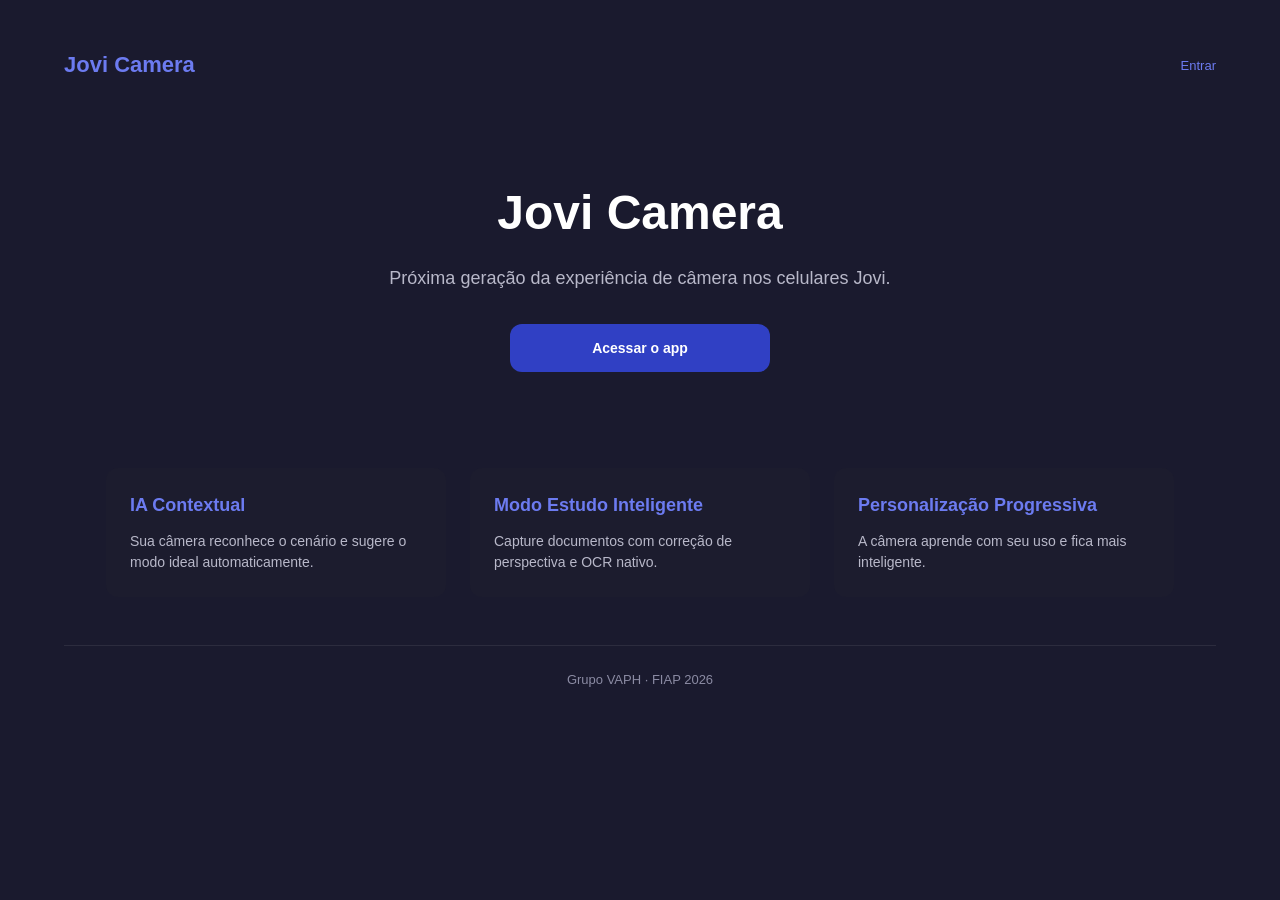
<file: index.html>
<!DOCTYPE html>
<html lang="pt-BR">
<head>
  <meta charset="UTF-8">
  <meta name="viewport" content="width=device-width, initial-scale=1.0">
  <title>Jovi Camera</title>
  <link rel="stylesheet" href="src/css/style.css">
</head>
<body>
  <div class="landing">
    <header class="landing-header">
      <span class="logo">Jovi Camera</span>
      <nav>
        <a href="src/pages/login.html" class="link">Entrar</a>
      </nav>
    </header>

    <section class="hero">
      <h1>Jovi Camera</h1>
      <p>Pr&oacute;xima gera&ccedil;&atilde;o da experi&ecirc;ncia de c&acirc;mera nos celulares Jovi.</p>
      <a href="src/pages/login.html" class="botao-primario">Acessar o app</a>
    </section>

    <section class="features">
      <article class="feature">
        <h3>IA Contextual</h3>
        <p>Sua c&acirc;mera reconhece o cen&aacute;rio e sugere o modo ideal automaticamente.</p>
      </article>
      <article class="feature">
        <h3>Modo Estudo Inteligente</h3>
        <p>Capture documentos com corre&ccedil;&atilde;o de perspectiva e OCR nativo.</p>
      </article>
      <article class="feature">
        <h3>Personaliza&ccedil;&atilde;o Progressiva</h3>
        <p>A c&acirc;mera aprende com seu uso e fica mais inteligente.</p>
      </article>
    </section>

    <footer class="landing-footer">
      Grupo VAPH &middot; FIAP 2026
    </footer>
  </div>

  <script src="src/js/script.js"></script>
</body>
</html>
</file>
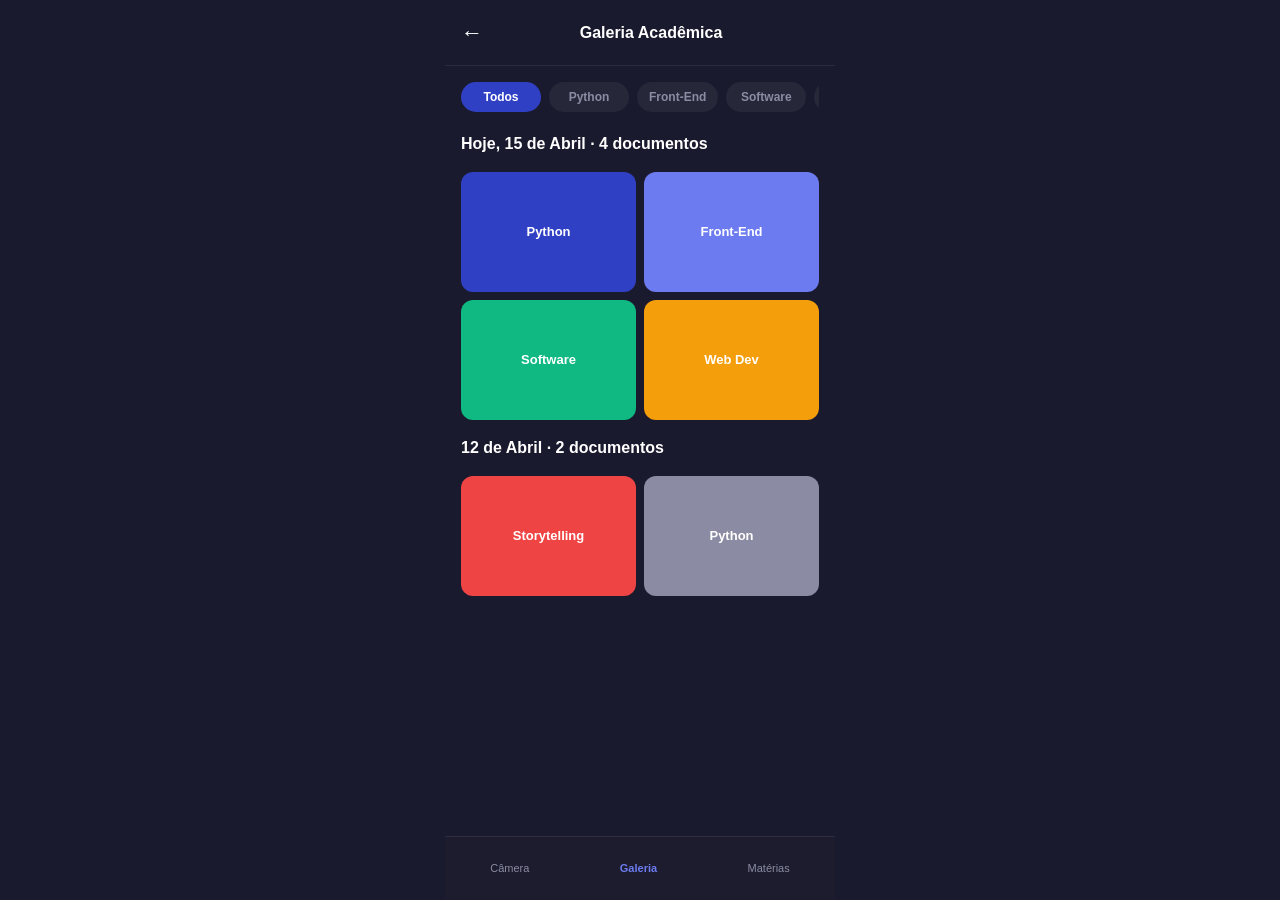
<file: src/pages/galeria.html>
<!DOCTYPE html>
  <html lang="pt-BR">
  <head>
    <meta charset="UTF-8">
    <meta name="viewport" content="width=device-width, initial-scale=1.0">
    <title>Galeria - Jovi Camera</title>
    <link rel="stylesheet" href="../css/style.css">
  </head>
  <body>
    <div class="celular">
      <header class="top-bar">
        <a href="organizar.html" class="botao-voltar" aria-label="Voltar">&larr;</a>
        <h1>Galeria Acadêmica</h1>
        <span></span>
      </header>

      <main class="conteudo">
        <nav class="filtros">
          <span class="chip chip-ativo">Todos</span>
          <span class="chip">Python</span>
          <span class="chip">Front-End</span>
          <span class="chip">Software</span>
          <span class="chip">Storytelling</span>
          <span class="chip">Web Dev</span>
        </nav> 

        <h2 class="subtitulo-secao">Hoje, 15 de Abril · 4 documentos</h2>
        <section class="grid-fotos">
          <div class="foto" style="background-color:#3040C4;">Python</div>
          <div class="foto" style="background-color:#6C7BF0;">Front-End</div>
          <div class="foto" style="background-color:#10B981;">Software</div>
          <div class="foto" style="background-color:#F59E0B;">Web Dev</div>
        </section>

        <h2 class="subtitulo-secao">12 de Abril · 2 documentos</h2>
        <section class="grid-fotos">
          <div class="foto" style="background-color:#EF4444;">Storytelling</div>
          <div class="foto" style="background-color:#8B8BA3;">Python</div>
        </section>
      </main>

      <nav class="bottom-nav">
        <a href="camera.html">Câmera</a>
        <a href="galeria.html" class="ativo">Galeria</a>
        <a href="organizar.html">Matérias</a>
      </nav>
    </div>

    <div id="lightbox" class="lightbox" style="display:none;">
      <button type="button" class="lightbox-fechar" id="btn-fechar-lightbox" aria-label="Fechar">&times;</button>
      <button type="button" class="lightbox-seta lightbox-seta-anterior" id="btn-anterior" 
  aria-label="Anterior">&lsaquo;</button>
      <div class="lightbox-imagem" id="lightbox-imagem"></div>
      <button type="button" class="lightbox-seta lightbox-seta-proxima" id="btn-proximo" 
  aria-label="Proxima">&rsaquo;</button>
      <span class="lightbox-indicador" id="lightbox-indicador"></span>
    </div>
  
    <script src="../js/script.js"></script>
  </body>
  </html>
</file>
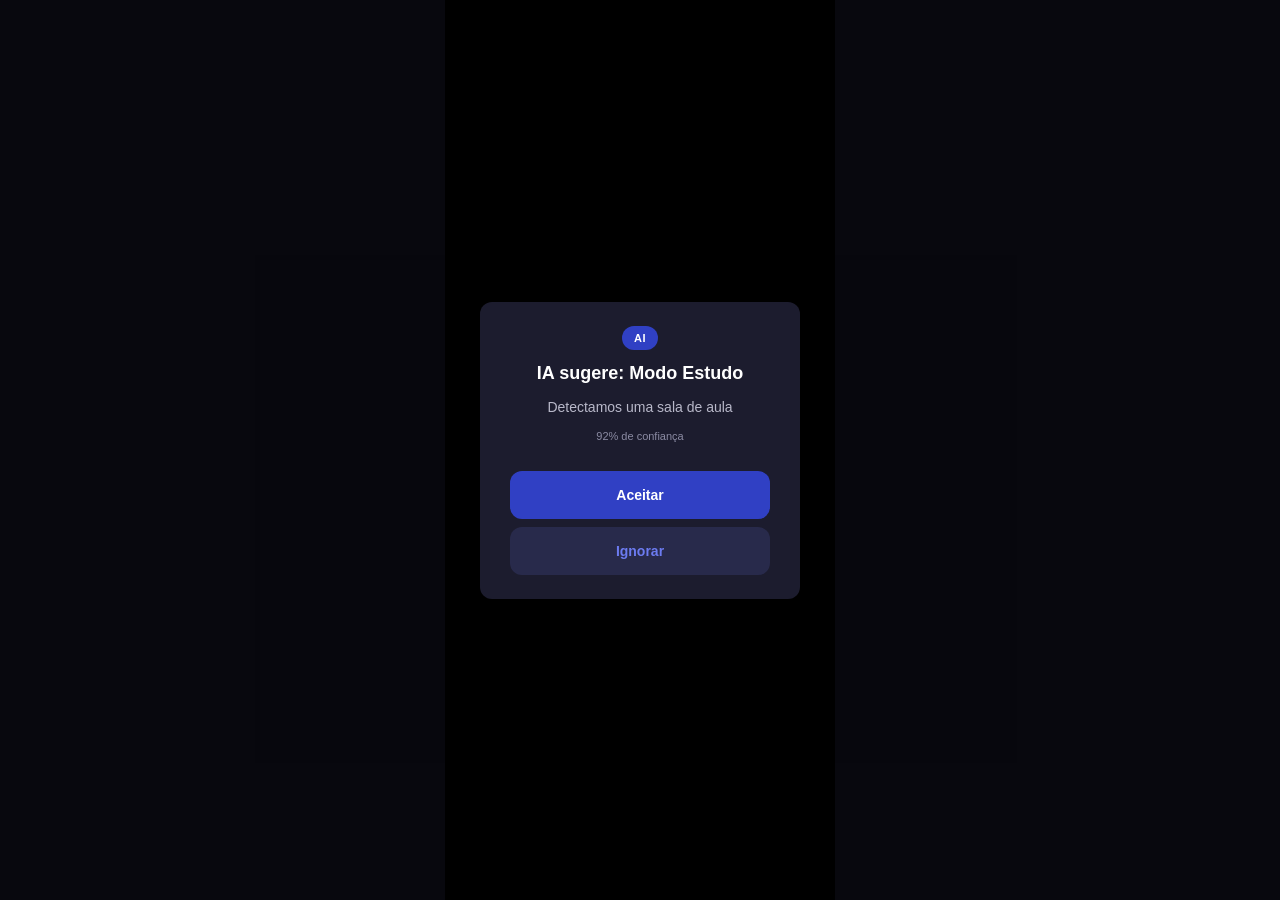
<file: src/pages/ia-sugere.html>
<!DOCTYPE html>
  <html lang="pt-BR">
  <head>
    <meta charset="UTF-8">
    <meta name="viewport" content="width=device-width, initial-scale=1.0">
    <title>IA Sugere - Jovi Camera</title>
    <link rel="stylesheet" href="../css/style.css">
  </head>
  <body>
    <div class="celular">
      <main class="viewport-camera">
        <span>Sala de aula detectada</span>
      </main>

      <div class="modal-overlay">
        <div class="modal">
          <span class="modal-badge">AI</span>
          <h2>IA sugere: Modo Estudo</h2>
          <p>Detectamos uma sala de aula</p>
          <span class="caption">92% de confiança</span>
          <div class="modal-acoes">
            <a href="modo-estudo.html" class="botao-primario">Aceitar</a>
            <a href="camera.html" class="botao-secundario">Ignorar</a>
          </div>
        </div> 
      </div>
    </div>

    <script src="../js/script.js"></script>
  </body>
  </html>
</file>
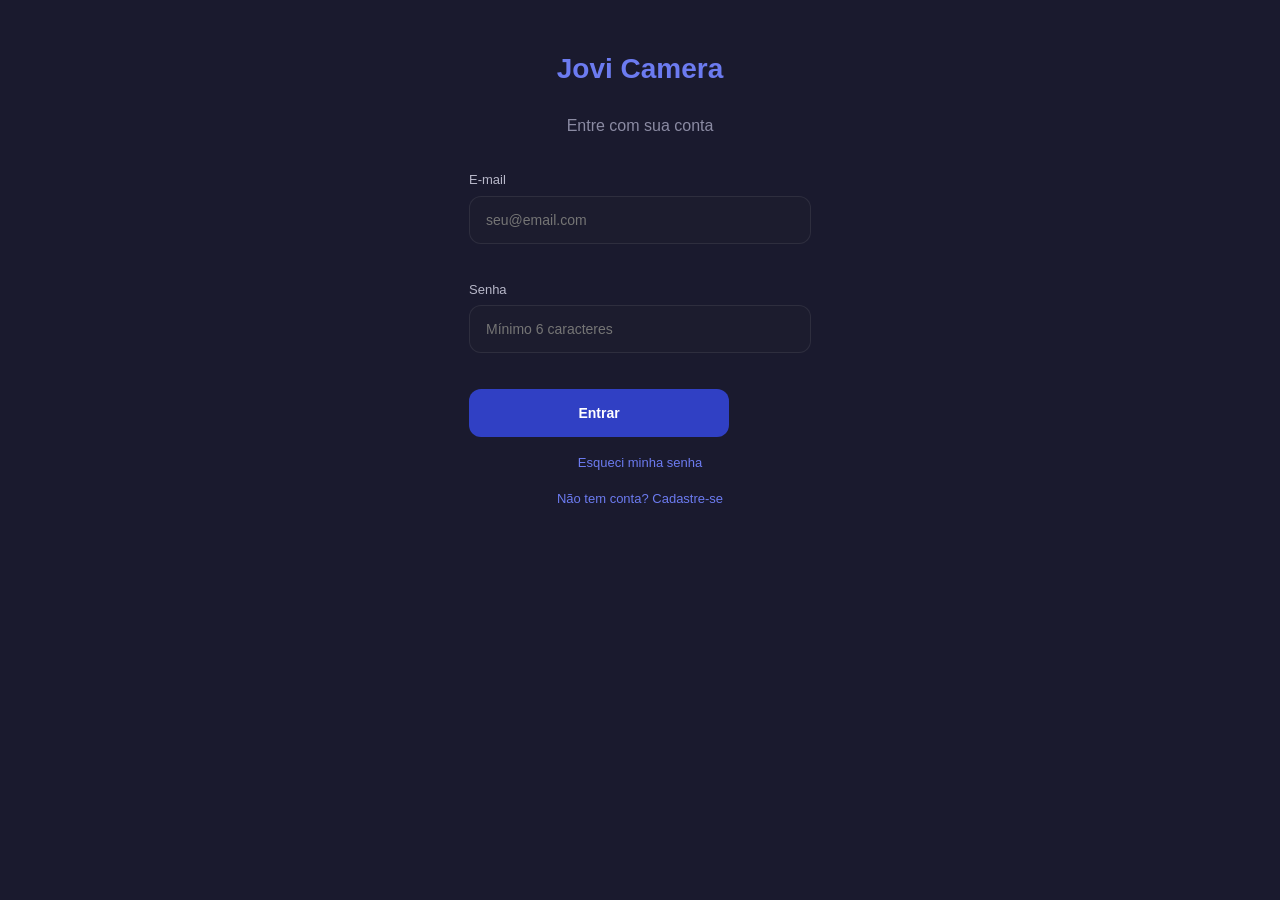
<file: src/pages/login.html>
<!DOCTYPE html>
  <html lang="pt-BR">
  <head>
    <meta charset="UTF-8">
    <meta name="viewport" content="width=device-width, initial-scale=1.0">
    <title>Login - Jovi Camera</title>
    <link rel="stylesheet" href="../css/style.css">
  </head>
  <body>
    <div class="celular">
      <main>
        <form id="form-login" class="form-login" novalidate>
          <h1 class="logo-login">Jovi Camera</h1>
          <p class="subtitulo-login">Entre com sua conta</p>

          <div class="campo">   
            <label for="email">E-mail</label>
            <input type="email" id="email" name="email" placeholder="seu@email.com">
            <span class="erro" id="erro-email"></span>
          </div>

          <div class="campo">
            <label for="senha">Senha</label>
            <input type="password" id="senha" name="senha" placeholder="Mínimo 6 caracteres">
            <span class="erro" id="erro-senha"></span>
          </div>

          <button type="submit" class="botao-primario">Entrar</button>

          <a href="#" class="link">Esqueci minha senha</a>
          <a href="#" class="link" id="link-cadastro">Não tem conta? Cadastre-se</a>
        </form>
      </main>
    </div>

    <script src="../js/script.js"></script>
  </body>
  </html>
</file>
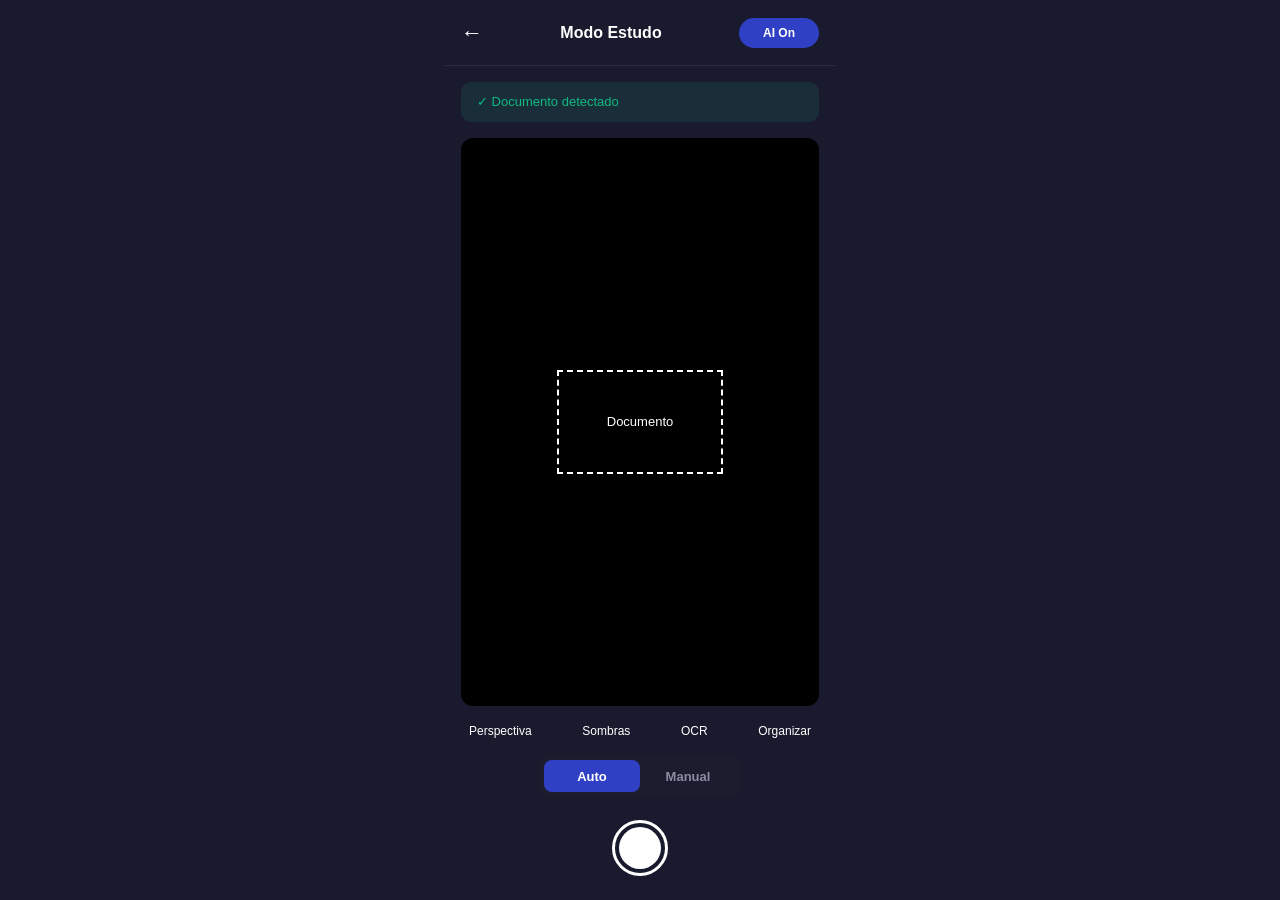
<file: src/pages/modo-estudo.html>
<!DOCTYPE html>
  <html lang="pt-BR">
  <head>
    <meta charset="UTF-8">
    <meta name="viewport" content="width=device-width, initial-scale=1.0">
    <title>Modo Estudo - Jovi Camera</title>
    <link rel="stylesheet" href="../css/style.css">
  </head>
  <body>
    <div class="celular">
      <header class="top-bar">
        <a href="ia-sugere.html" class="botao-voltar" aria-label="Voltar">&larr;</a>
        <h1>Modo Estudo</h1>
        <span class="chip chip-ativo">AI On</span>
      </header>

      <main class="conteudo">
        <div class="banner-sucesso">&#10003; Documento detectado</div>

        <section class="viewport-estudo">
          <div class="documento-detectado">Documento</div>
        </section>

        <nav class="sub-modos">
          <a href="#" class="sub-modo">Perspectiva</a>
          <a href="#" class="sub-modo">Sombras</a>
          <a href="#" class="sub-modo">OCR</a>
          <a href="#" class="sub-modo">Organizar</a>
        </nav>
  
        <div class="toggle-auto">
          <button type="button" class="ativo">Auto</button>
          <button type="button">Manual</button>
        </div>

        <div class="area-obturador">
          <a href="ocr-resultado.html" class="obturador" aria-label="Capturar">
            <span class="obturador-interno"></span>
          </a>
        </div> 
      </main>
    </div>

    <script src="../js/script.js"></script>
  </body>
  </html>
</file>
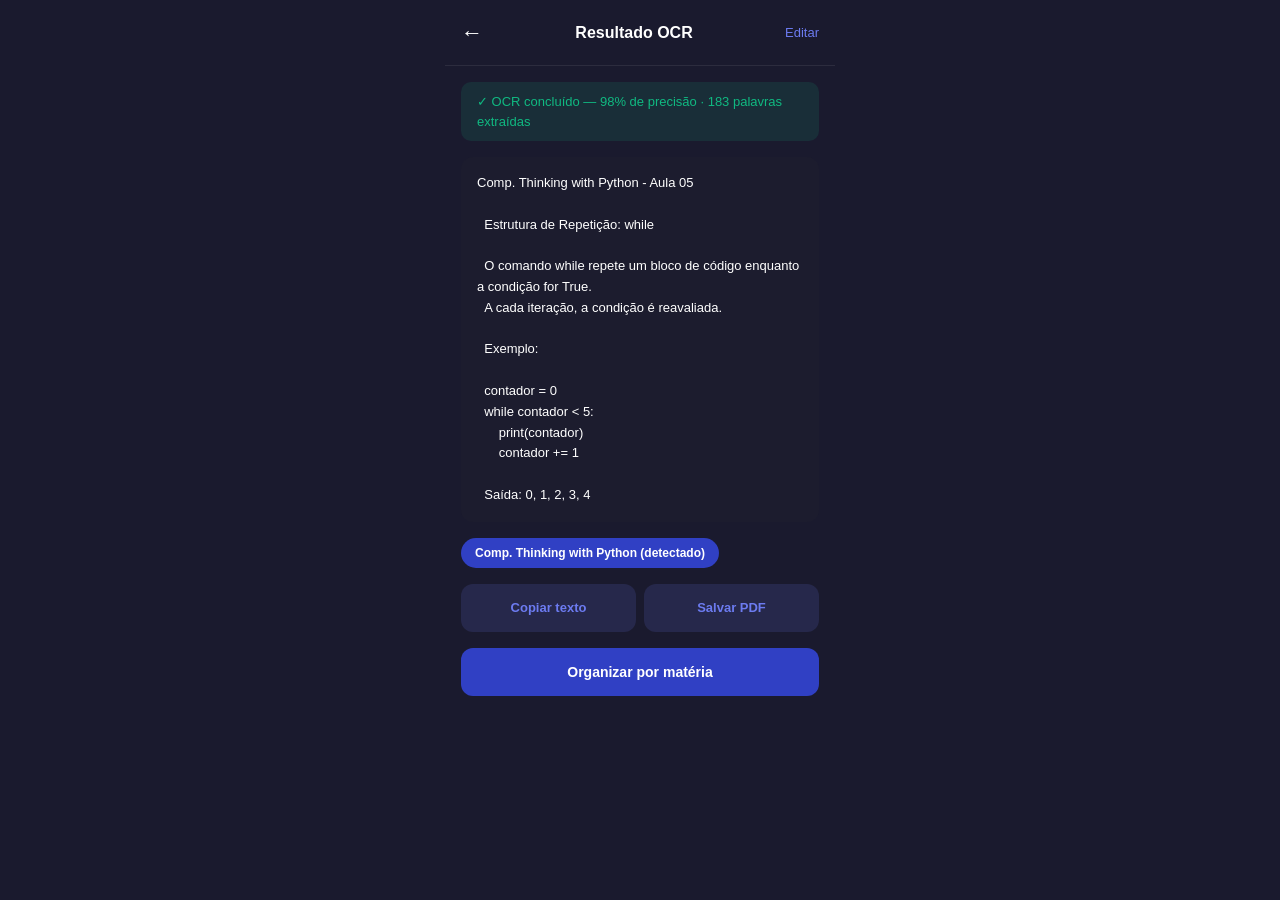
<file: src/pages/ocr-resultado.html>
<!DOCTYPE html>
  <html lang="pt-BR">
  <head>
    <meta charset="UTF-8">
    <meta name="viewport" content="width=device-width, initial-scale=1.0">
    <title>Resultado OCR - Jovi Camera</title>
    <link rel="stylesheet" href="../css/style.css">
  </head>   
  <body>
    <div class="celular">
      <header class="top-bar">
        <a href="modo-estudo.html" class="botao-voltar" aria-label="Voltar">&larr;</a>
        <h1>Resultado OCR</h1>
        <button type="button" class="link">Editar</button>
      </header>

      <main class="conteudo">
        <div class="banner-sucesso">&#10003; OCR concluído — 98% de precisão · 183 palavras extraídas</div>

        <article class="card-ocr">
  <pre id="texto-ocr">Comp. Thinking with Python - Aula 05

  Estrutura de Repetição: while
  
  O comando while repete um bloco de código enquanto a condição for True.
  A cada iteração, a condição é reavaliada.

  Exemplo:  

  contador = 0
  while contador &lt; 5:
      print(contador)
      contador += 1

  Saída: 0, 1, 2, 3, 4</pre>
        </article>

        <span class="chip-detectado">Comp. Thinking with Python (detectado)</span>
  
        <div class="botoes-acao">
          <button type="button" class="botao-secundario" id="btn-copiar">Copiar texto</button>
          <button type="button" class="botao-secundario">Salvar PDF</button>
        </div> 

        <a href="organizar.html" class="botao-primario botao-largo">Organizar por matéria</a>
      </main>
    </div>

    <script src="../js/script.js"></script>
  </body>
  </html>
</file>
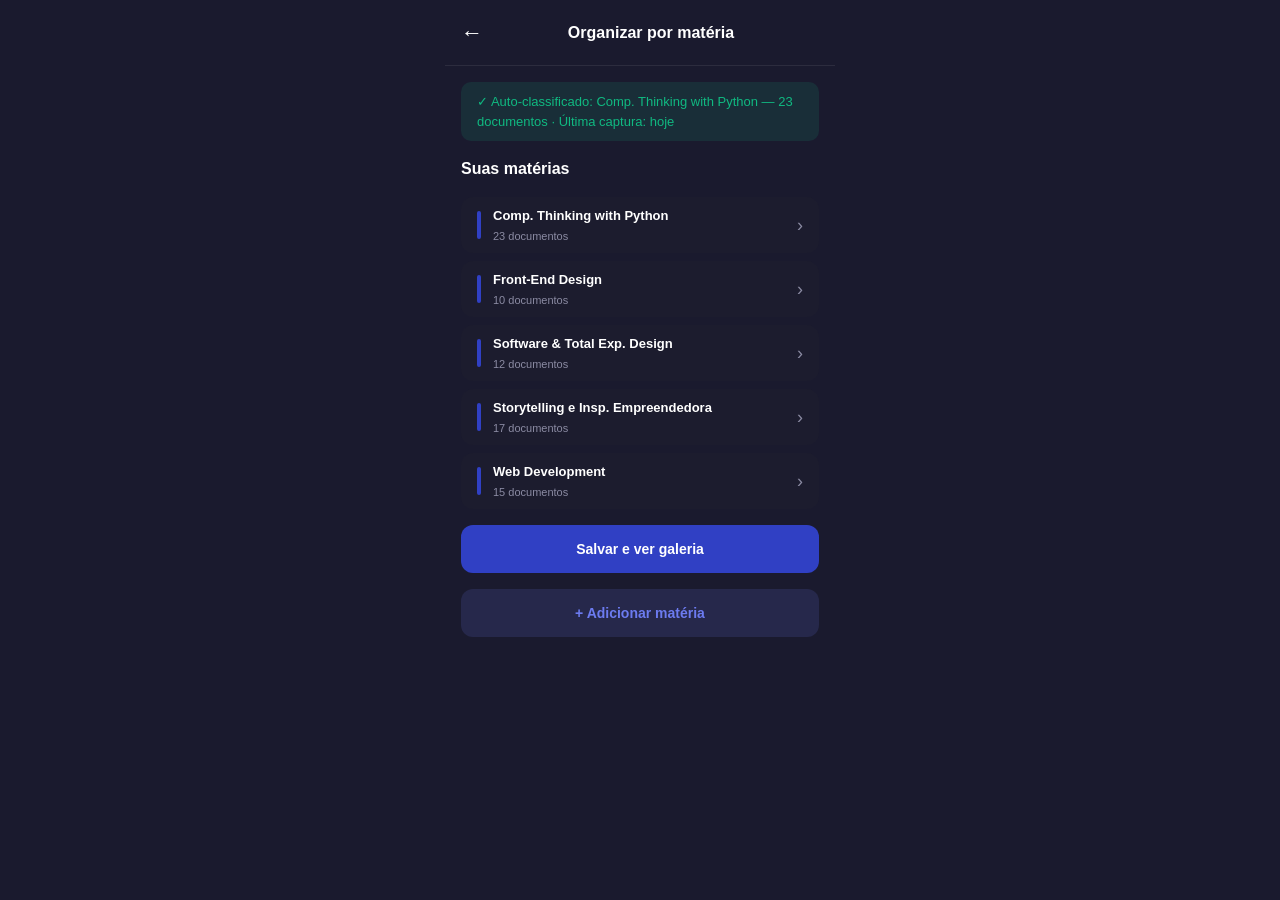
<file: src/pages/organizar.html>
<!DOCTYPE html>
  <html lang="pt-BR">
  <head>
    <meta charset="UTF-8">
    <meta name="viewport" content="width=device-width, initial-scale=1.0">
    <title>Organizar - Jovi Camera</title>
    <link rel="stylesheet" href="../css/style.css">
  </head>
  <body>    
    <div class="celular">
      <header class="top-bar">
        <a href="ocr-resultado.html" class="botao-voltar" aria-label="Voltar">&larr;</a>
        <h1>Organizar por matéria</h1>
        <span></span> 
      </header>

      <main class="conteudo">
        <div class="banner-sucesso">&#10003; Auto-classificado: Comp. Thinking with Python — 23 documentos · Última
  captura: hoje</div>

        <h2 class="subtitulo-secao">Suas matérias</h2>

        <ul class="lista-materias" id="lista-materias">
          <li class="card-materia">
            <div class="barra-lateral"></div>
            <div class="info-materia"><strong>Comp. Thinking with Python</strong><span>23 documentos</span></div>
            <span class="chevron">&rsaquo;</span>
          </li>
          <li class="card-materia">
            <div class="barra-lateral"></div>
            <div class="info-materia"><strong>Front-End Design</strong><span>10 documentos</span></div>
            <span class="chevron">&rsaquo;</span>
          </li>
          <li class="card-materia">
            <div class="barra-lateral"></div>
            <div class="info-materia"><strong>Software &amp; Total Exp. Design</strong><span>12 documentos</span></div>
            <span class="chevron">&rsaquo;</span>
          </li>
          <li class="card-materia">
            <div class="barra-lateral"></div>
            <div class="info-materia"><strong>Storytelling e Insp. Empreendedora</strong><span>17 documentos</span></div>
            <span class="chevron">&rsaquo;</span>
          </li>
          <li class="card-materia">
            <div class="barra-lateral"></div>
            <div class="info-materia"><strong>Web Development</strong><span>15 documentos</span></div>
            <span class="chevron">&rsaquo;</span>
          </li>
        </ul>

        <a href="galeria.html" class="botao-primario botao-largo">Salvar e ver galeria</a>
        <button type="button" class="botao-secundario botao-largo" id="btn-adicionar-materia">+ Adicionar matéria</button>
      </main>
    </div>
  
    <script src="../js/script.js"></script>
  </body>
  </html>
</file>
<file: src/css/style.css>
/* reset */
* {
  margin: 0;
  padding: 0;
  box-sizing: border-box;
}

body {
  font-family: Arial, Helvetica, sans-serif;
  background-color: #1A1A2E;
  color: #FFFFFF;
  min-height: 100vh;
  line-height: 1.5;
}

a {
  color: inherit;
  text-decoration: none;
}

button {
  font-family: inherit;
  font-size: inherit;
  color: inherit;
  background: none;
  border: none;
  cursor: pointer;
}

ul {
  list-style: none;
}

/* layout celular */
.celular {
  width: 100%;
  max-width: 390px;
  min-height: 100vh;
  margin: 0 auto;
  background-color: #1A1A2E;
  display: flex;
  flex-direction: column;
}

.conteudo {
  flex: 1;
  padding: 16px;
  display: flex;
  flex-direction: column;
  gap: 16px;
}

/* top bar */
.top-bar {
  display: flex;
  align-items: center;
  justify-content: space-between;
  padding: 16px;
  border-bottom: 1px solid rgba(255, 255, 255, 0.08);
}

.top-bar h1 {
  font-size: 16px;
  font-weight: 600;
}

.botao-voltar {
  font-size: 22px;
  color: #FFFFFF;
}

/* botoes */
.botao-primario {
  display: inline-block;
  width: 260px;
  height: 48px;
  background-color: #3040C4;
  color: #FFFFFF;
  border-radius: 12px;
  font-size: 14px;
  font-weight: 600;
  text-align: center;
  line-height: 48px;
}

.botao-secundario {
  display: inline-block;
  width: 260px;
  height: 48px;
  background-color: rgba(108, 123, 240, 0.15);
  color: #6C7BF0;
  border-radius: 12px;
  font-size: 14px;
  font-weight: 600;
  text-align: center;
  line-height: 48px;
}

.botao-largo {
  width: 100%;
  max-width: 358px;
}

/* banner */
.banner-sucesso {
  width: 100%;
  padding: 10px 16px;
  background-color: rgba(16, 185, 129, 0.12);
  color: #10B981;
  border-radius: 10px;
  font-size: 13px;
  font-weight: 500;
}

/* chips */
.chip {
  display: inline-block;
  min-width: 80px;
  height: 30px;
  padding: 0 12px;
  border-radius: 15px;
  background-color: rgba(255, 255, 255, 0.06);
  color: #8B8BA3;
  font-size: 12px;
  font-weight: 600;
  text-align: center;
  line-height: 30px;
}

.chip-ativo {
  background-color: #3040C4;
  color: #FFFFFF;
}

/* obturador */
.obturador {
  width: 56px;
  height: 56px;
  border: 3px solid #FFFFFF;
  border-radius: 50%;
  display: flex;
  align-items: center;
  justify-content: center;
  padding: 0;
}

.obturador-interno {
  width: 42px;
  height: 42px;
  border-radius: 50%;
  background-color: #FFFFFF;
}

/* login */
.form-login {
  display: flex;
  flex-direction: column;
  gap: 16px;
  width: 100%;
  padding: 48px 24px;
}

.logo-login {
  font-size: 28px;
  font-weight: 700;
  color: #6C7BF0;
  text-align: center;
  margin-bottom: 8px;
}

.subtitulo-login {
  text-align: center;
  color: #8B8BA3;
  margin-bottom: 16px;
}

.campo {
  display: flex;
  flex-direction: column;
  gap: 6px;
}

.campo label {
  font-size: 13px;
  color: #B8B8C9;
}

.campo input {
  width: 100%;
  height: 48px;
  padding: 0 16px;
  background-color: #1C1C2E;
  border: 1px solid rgba(255, 255, 255, 0.08);
  border-radius: 12px;
  color: #FFFFFF;
  font-size: 14px;
}

.campo input:focus {
  outline: none;
  border-color: #6C7BF0;
}

.erro {
  font-size: 11px;
  color: #EF4444;
  min-height: 14px;
}

.link {
  font-size: 13px;
  color: #6C7BF0;
  text-align: center;
}

/* camera */
.status-bar {
  display: flex;
  align-items: center;
  justify-content: space-between;
  height: 32px;
  padding: 0 16px;
  font-size: 11px;
  font-weight: 600;
}

.camera-top {
  display: flex;
  align-items: center;
  justify-content: space-around;
  padding: 12px 16px;
}

.camera-top button {
  color: #FFFFFF;
  font-size: 13px;
  font-weight: 600;
}

.viewport-camera {
  flex: 1;
  background-color: #000000;
  display: flex;
  align-items: center;
  justify-content: center;
  color: #8B8BA3;
  font-size: 14px;
  min-height: 360px;
}

.camera-bottom {
  display: flex;
  flex-direction: column;
  gap: 16px;
  padding: 16px;
  background-color: #1A1A2E;
}

.zoom-chips {
  display: flex;
  justify-content: center;
  gap: 8px;
}

.zoom-chips .chip {
  min-width: 50px;
  height: 28px;
  line-height: 28px;
}

.modos-camera {
  display: flex;
  justify-content: space-between;
  align-items: center;
  padding: 0 8px;
  overflow-x: auto;
  gap: 12px;
}

.modo {
  font-size: 13px;
  color: #8B8BA3;
  white-space: nowrap;
}

.modo-ativo {
  color: #FFFFFF;
  font-weight: 700;
}

.controles-camera {
  display: flex;
  align-items: center;
  justify-content: space-between;
  padding: 0 24px;
}

.miniatura {
  width: 40px;
  height: 40px;
  background-color: #25253D;
  border-radius: 8px;
}

.switch-camera {
  width: 40px;
  height: 40px;
  color: #FFFFFF;
  font-size: 20px;
}

/* modal */
.modal-overlay {
  position: fixed;
  top: 0;
  left: 0;
  right: 0;
  bottom: 0;
  background-color: rgba(0, 0, 0, 0.7);
  display: flex;
  align-items: center;
  justify-content: center;
  padding: 16px;
  z-index: 100;
}

.modal {
  width: 100%;
  max-width: 320px;
  background-color: #1C1C2E;
  border-radius: 12px;
  padding: 24px;
  display: flex;
  flex-direction: column;
  align-items: center;
  gap: 10px;
}

.modal-badge {
  background-color: #3040C4;
  color: #FFFFFF;
  padding: 4px 12px;
  border-radius: 9999px;
  font-size: 11px;
  font-weight: 700;
  letter-spacing: 0.5px;
}

.modal h2 {
  font-size: 18px;
  text-align: center;
}

.modal p {
  font-size: 14px;
  color: #B8B8C9;
  text-align: center;
}

.modal .caption {
  font-size: 11px;
  color: #8B8BA3;
  margin-bottom: 8px;
}

.modal-acoes {
  display: flex;
  flex-direction: column;
  gap: 8px;
  width: 100%;
  align-items: center;
  margin-top: 8px;
}

/* modo estudo */
.viewport-estudo {
  flex: 1;
  background-color: #000000;
  border-radius: 12px;
  min-height: 320px;
  display: flex;
  align-items: center;
  justify-content: center;
}

.documento-detectado {
  border: 2px dashed #FFFFFF;
  padding: 40px 48px;
  color: #FFFFFF;
  font-size: 13px;
}

.sub-modos {
  display: flex;
  justify-content: space-between;
  align-items: center;
  padding: 0 8px;
}

.sub-modo {
  font-size: 12px;
  color: #FFFFFF;
}

.toggle-auto {
  display: flex;
  background-color: #1C1C2E;
  border-radius: 12px;
  padding: 4px;
  width: 200px;
  margin: 0 auto;
}

.toggle-auto button {
  flex: 1;
  height: 32px;
  border-radius: 8px;
  color: #8B8BA3;
  font-size: 13px;
  font-weight: 600;
}

.toggle-auto button.ativo {
  background-color: #3040C4;
  color: #FFFFFF;
}

.area-obturador {
  display: flex;
  justify-content: center;
  padding: 8px;
}

/* ocr */
.card-ocr {
  background-color: #1C1C2E;
  border-radius: 12px;
  padding: 16px;
}

.card-ocr pre {
  font-family: inherit;
  font-size: 13px;
  color: #FFFFFF;
  white-space: pre-wrap;
  line-height: 1.6;
}

.chip-detectado {
  align-self: flex-start;
  background-color: #3040C4;
  color: #FFFFFF;
  padding: 6px 14px;
  border-radius: 15px;
  font-size: 12px;
  font-weight: 600;
}

.botoes-acao {
  display: flex;
  gap: 8px;
}

.botoes-acao .botao-secundario {
  flex: 1;
  width: auto;
  font-size: 13px;
}

/* organizar */
.subtitulo-secao {
  font-size: 16px;
  font-weight: 600;
}

.lista-materias {
  display: flex;
  flex-direction: column;
  gap: 8px;
}

.card-materia {
  display: flex;
  align-items: center;
  gap: 12px;
  width: 100%;
  min-height: 56px;
  padding: 0 16px;
  background-color: #1C1C2E;
  border-radius: 12px;
}

.barra-lateral {
  width: 4px;
  height: 28px;
  background-color: #3040C4;
  border-radius: 4px;
}

.info-materia {
  flex: 1;
  display: flex;
  flex-direction: column;
  gap: 2px;
}

.info-materia strong {
  font-size: 13px;
  font-weight: 600;
}

.info-materia span {
  font-size: 11px;
  color: #8B8BA3;
}

.chevron {
  font-size: 18px;
  color: #8B8BA3;
}

/* galeria */
.filtros {
  display: flex;
  gap: 8px;
  overflow-x: auto;
  padding-bottom: 4px;
}

.filtros .chip {
  white-space: nowrap;
  flex-shrink: 0;
}

.grid-fotos {
  display: flex;
  flex-wrap: wrap;
  gap: 8px;
}

.foto {
  width: calc(50% - 4px);
  height: 120px;
  border-radius: 12px;
  display: flex;
  align-items: center;
  justify-content: center;
  color: #FFFFFF;
  font-size: 13px;
  font-weight: 600;
  cursor: pointer;
}

.bottom-nav {
  display: flex;
  align-items: center;
  justify-content: space-around;
  height: 64px;
  background-color: #1C1C2E;
  border-top: 1px solid rgba(255, 255, 255, 0.08);
}

.bottom-nav a {
  display: flex;
  flex-direction: column;
  align-items: center;
  gap: 4px;
  font-size: 11px;
  color: #8B8BA3;
}

.bottom-nav a.ativo {
  color: #6C7BF0;
  font-weight: 600;
}

/* lightbox */
.lightbox {
  position: fixed;
  top: 0;
  left: 0;
  right: 0;
  bottom: 0;
  background-color: rgba(0, 0, 0, 0.9);
  display: flex;
  align-items: center;
  justify-content: center;
  padding: 16px;
  z-index: 200;
}

.lightbox-imagem {
  width: 100%;
  max-width: 360px;
  height: 60vh;
  border-radius: 12px;
  display: flex;
  align-items: center;
  justify-content: center;
  color: #FFFFFF;
  font-size: 22px;
  font-weight: 700;
}

.lightbox-fechar,
.lightbox-seta {
  position: absolute;
  width: 44px;
  height: 44px;
  border-radius: 50%;
  background-color: rgba(255, 255, 255, 0.15);
  color: #FFFFFF;
  font-size: 20px;
  display: flex;
  align-items: center;
  justify-content: center;
}

.lightbox-fechar {
  top: 16px;
  right: 16px;
}

.lightbox-seta-anterior {
  left: 16px;
}

.lightbox-seta-proxima {
  right: 16px;
}

.lightbox-indicador {
  position: absolute;
  bottom: 24px;
  font-size: 13px;
  color: #FFFFFF;
}

/* landing */
.landing {
  width: 100%;
  max-width: 1200px;
  margin: 0 auto;
  padding: 48px 24px;
  display: flex;
  flex-direction: column;
  gap: 48px;
}

.landing-header {
  display: flex;
  align-items: center;
  justify-content: space-between;
}

.landing-header .logo {
  font-size: 22px;
  font-weight: 700;
  color: #6C7BF0;
}

.hero {
  display: flex;
  flex-direction: column;
  align-items: center;
  text-align: center;
  gap: 16px;
  padding: 48px 16px;
}

.hero h1 {
  font-size: 48px;
  font-weight: 700;
}

.hero p {
  font-size: 18px;
  color: #B8B8C9;
  max-width: 600px;
}

.hero .botao-primario {
  margin-top: 16px;
}

.features {
  display: flex;
  flex-wrap: wrap;
  justify-content: center;
  gap: 24px;
}

.feature {
  flex: 1;
  min-width: 260px;
  max-width: 340px;
  background-color: #1C1C2E;
  border-radius: 12px;
  padding: 24px;
  display: flex;
  flex-direction: column;
  gap: 12px;
}

.feature h3 {
  font-size: 18px;
  font-weight: 600;
  color: #6C7BF0;
}

.feature p {
  font-size: 14px;
  color: #B8B8C9;
}

.landing-footer {
  text-align: center;
  font-size: 13px;
  color: #8B8BA3;
  padding-top: 24px;
  border-top: 1px solid rgba(255, 255, 255, 0.08);
}
</file>
